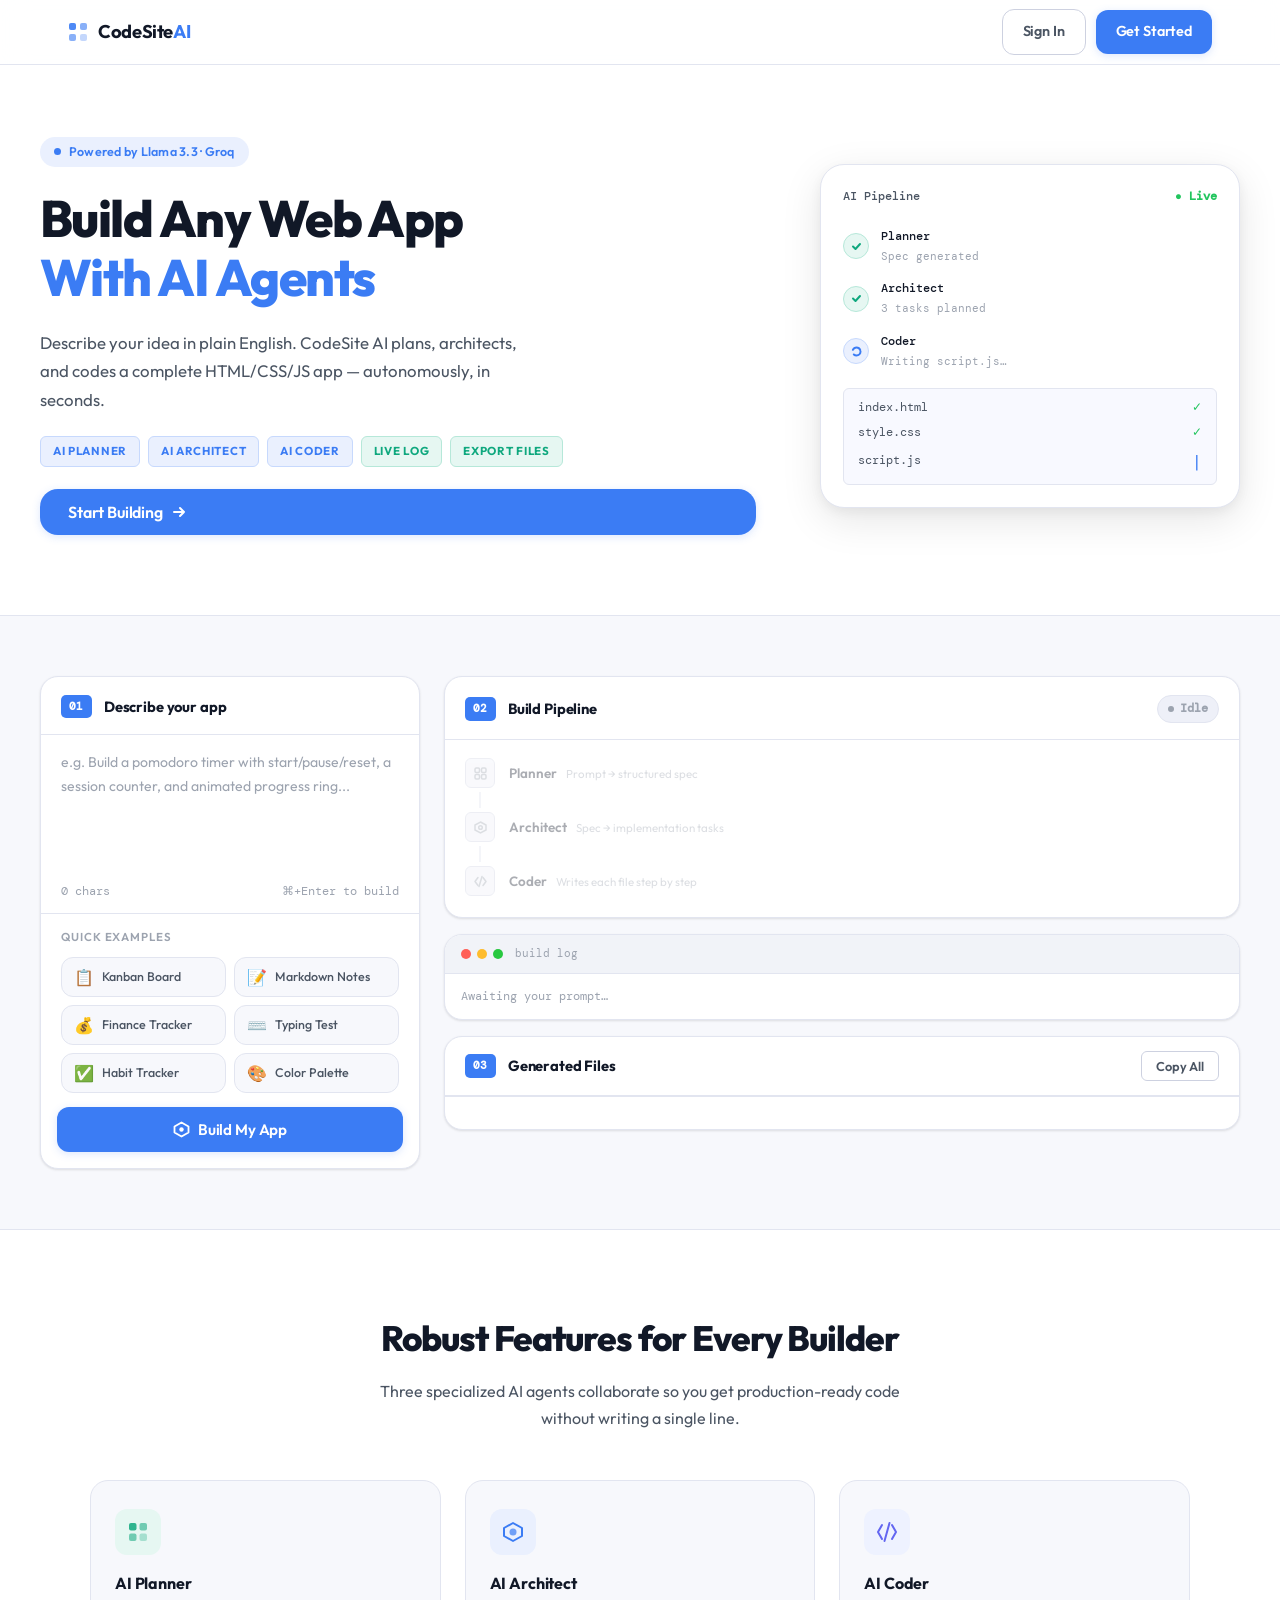
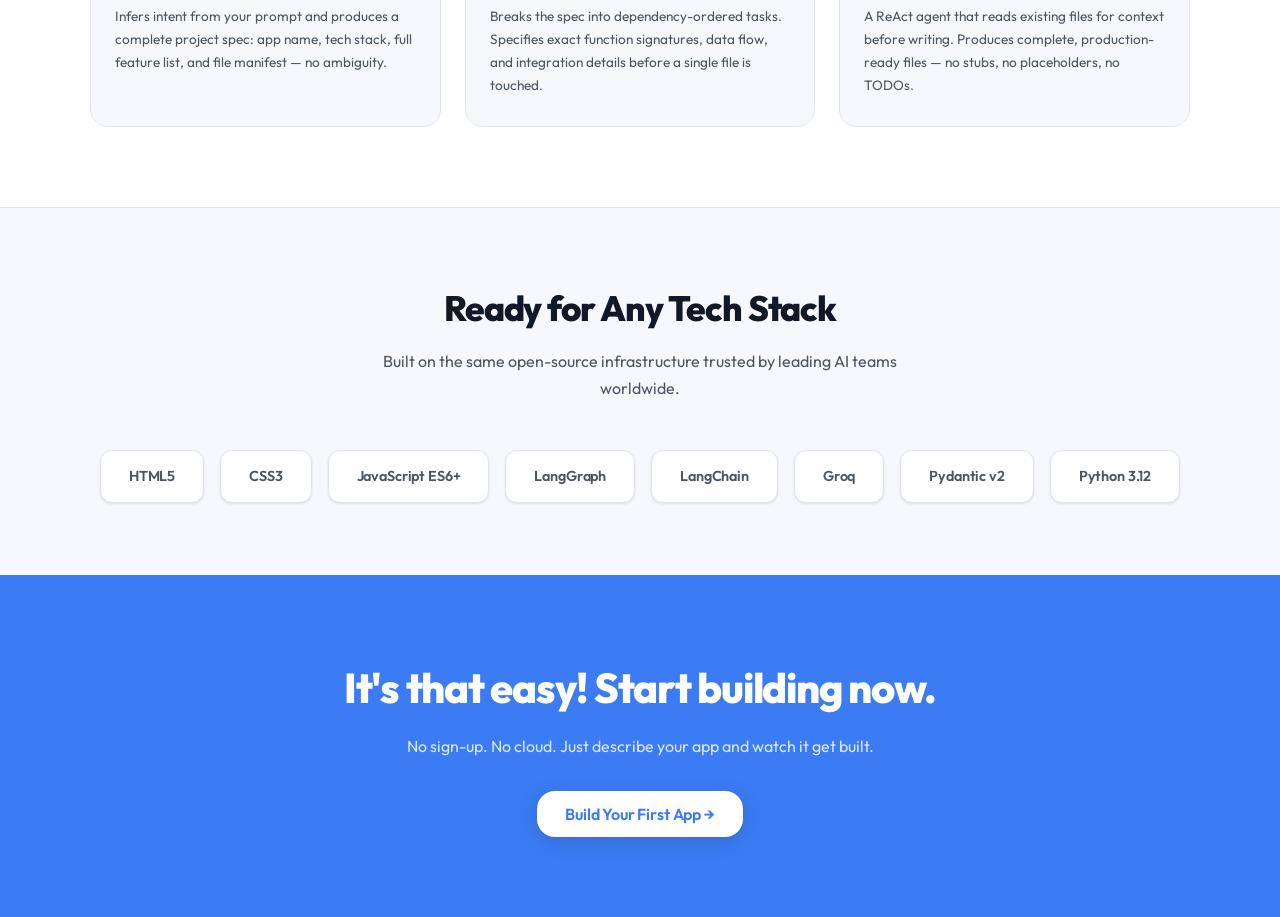
<file: frontend/index.html>
<!DOCTYPE html>
<html lang="en">
<head>
  <meta charset="UTF-8" />
  <meta name="viewport" content="width=device-width, initial-scale=1.0" />
  <title>CodeSite AI — Build Apps with AI</title>
  <link rel="preconnect" href="https://fonts.googleapis.com" />
  <link rel="preconnect" href="https://fonts.gstatic.com" crossorigin />
  <link href="https://fonts.googleapis.com/css2?family=Outfit:wght@300;400;500;600;700;800&family=DM+Mono:wght@400;500&display=swap" rel="stylesheet" />
  <link rel="stylesheet" href="styles.css" />
</head>
<body>

  <!-- ── NAV ────────────────────────────────────────────── -->
  <nav class="nav" role="navigation" aria-label="Main navigation">
    <div class="nav-inner">
      <a class="nav-logo" href="#" aria-label="CodeSite AI home">
        <div class="nav-logo-icon" aria-hidden="true">
          <svg width="20" height="20" viewBox="0 0 20 20" fill="none">
            <rect x="1" y="1" width="7" height="7" rx="2" fill="currentColor" opacity="0.9"/>
            <rect x="12" y="1" width="7" height="7" rx="2" fill="currentColor" opacity="0.6"/>
            <rect x="1" y="12" width="7" height="7" rx="2" fill="currentColor" opacity="0.6"/>
            <rect x="12" y="12" width="7" height="7" rx="2" fill="currentColor" opacity="0.3"/>
          </svg>
        </div>
        <span class="nav-logo-text">CodeSite<strong>AI</strong></span>
      </a>
      <div class="nav-actions">
        <a class="btn btn-ghost" href="#">Sign In</a>
        <a class="btn btn-primary" href="#">Get Started</a>
      </div>
    </div>
  </nav>

  <!-- ── HERO ───────────────────────────────────────────── -->
  <section class="hero" aria-label="Hero">
    <div class="hero-inner">
      <div class="hero-content">
        <div class="hero-badge">
          <span class="badge-dot" aria-hidden="true"></span>
          Powered by Llama 3.3 · Groq
        </div>
        <h1 class="hero-title">
          Build Any Web App<br/>
          <span class="hero-title-accent">With AI Agents</span>
        </h1>
        <p class="hero-subtitle">
          Describe your idea in plain English. CodeSite AI plans, architects, and codes
          a complete HTML/CSS/JS app — autonomously, in seconds.
        </p>
        <div class="hero-tags" role="list" aria-label="Features">
          <span class="tag" role="listitem">AI PLANNER</span>
          <span class="tag" role="listitem">AI ARCHITECT</span>
          <span class="tag" role="listitem">AI CODER</span>
          <span class="tag tag-alt" role="listitem">LIVE LOG</span>
          <span class="tag tag-alt" role="listitem">EXPORT FILES</span>
        </div>
        <button class="btn btn-primary btn-hero" id="heroCtaBtn">
          Start Building
          <svg width="16" height="16" viewBox="0 0 16 16" fill="none" aria-hidden="true">
            <path d="M3 8h10M9 4l4 4-4 4" stroke="currentColor" stroke-width="2" stroke-linecap="round" stroke-linejoin="round"/>
          </svg>
        </button>
      </div>

      <!-- Pipeline Visual (decorative) -->
      <div class="hero-visual" aria-hidden="true">
        <div class="pipeline-card">
          <div class="pipeline-card-header">
            <span class="pipeline-card-label">AI Pipeline</span>
            <span class="pipeline-card-status">● Live</span>
          </div>
          <div class="pipeline-steps">
            <div class="pipeline-step done">
              <div class="step-icon"><svg width="11" height="11" viewBox="0 0 11 11" fill="none"><polyline points="2,5.5 4.5,8 9,3" stroke="currentColor" stroke-width="2" stroke-linecap="round" stroke-linejoin="round"/></svg></div>
              <div class="step-info"><div class="step-name">Planner</div><div class="step-detail">Spec generated</div></div>
            </div>
            <div class="pipeline-step done">
              <div class="step-icon"><svg width="11" height="11" viewBox="0 0 11 11" fill="none"><polyline points="2,5.5 4.5,8 9,3" stroke="currentColor" stroke-width="2" stroke-linecap="round" stroke-linejoin="round"/></svg></div>
              <div class="step-info"><div class="step-name">Architect</div><div class="step-detail">3 tasks planned</div></div>
            </div>
            <div class="pipeline-step active">
              <div class="step-icon spin"><svg width="11" height="11" viewBox="0 0 11 11" fill="none"><circle cx="5.5" cy="5.5" r="4" stroke="currentColor" stroke-width="2" stroke-dasharray="9 5" stroke-linecap="round"/></svg></div>
              <div class="step-info"><div class="step-name">Coder</div><div class="step-detail">Writing script.js…</div></div>
            </div>
          </div>
          <div class="pipeline-output">
            <div class="output-row"><span class="out-file">index.html</span><span class="out-check">✓</span></div>
            <div class="output-row"><span class="out-file">style.css</span><span class="out-check">✓</span></div>
            <div class="output-row typing-row"><span class="out-file">script.js</span><span class="out-cursor">|</span></div>
          </div>
        </div>
      </div>
    </div>
  </section>

  <!-- ── APP BUILDER ────────────────────────────────────── -->
  <section class="app-section" id="appSection" aria-label="App builder">
    <div class="app-inner">

      <!-- Left: Input -->
      <aside class="app-left">
        <div class="card input-card">
          <div class="card-header">
            <div class="step-badge">01</div>
            <h2 class="card-title">Describe your app</h2>
          </div>

          <textarea
            id="promptInput"
            class="prompt-textarea"
            placeholder="e.g. Build a pomodoro timer with start/pause/reset, a session counter, and animated progress ring..."
            rows="5"
            aria-label="App description"
            spellcheck="false"
          ></textarea>
          <div class="input-footer">
            <span class="char-count"><span id="charCount">0</span> chars</span>
            <span class="shortcut-hint">⌘+Enter to build</span>
          </div>

          <div class="examples-wrap">
            <p class="examples-label">Quick examples</p>
            <div class="examples-grid" role="list">
              <button class="example-btn" role="listitem" data-prompt="Build a Kanban board with three columns (To Do, In Progress, Done), drag-and-drop cards, color labels, and localStorage persistence.">
                <span class="ex-icon">📋</span><span class="ex-name">Kanban Board</span>
              </button>
              <button class="example-btn" role="listitem" data-prompt="Create a markdown notes app with live preview, auto-save to localStorage, and a sidebar file list.">
                <span class="ex-icon">📝</span><span class="ex-name">Markdown Notes</span>
              </button>
              <button class="example-btn" role="listitem" data-prompt="Build a personal finance tracker with income/expense entries, categories, running balance, and a bar chart summary.">
                <span class="ex-icon">💰</span><span class="ex-name">Finance Tracker</span>
              </button>
              <button class="example-btn" role="listitem" data-prompt="Make a typing speed test with a random passage, live WPM counter, accuracy percentage, and a results screen.">
                <span class="ex-icon">⌨️</span><span class="ex-name">Typing Test</span>
              </button>
              <button class="example-btn" role="listitem" data-prompt="Build a habit tracker with daily checkboxes, a 7-day streak heatmap, and motivational progress messages.">
                <span class="ex-icon">✅</span><span class="ex-name">Habit Tracker</span>
              </button>
              <button class="example-btn" role="listitem" data-prompt="Create a colour palette generator that produces harmonious palettes from a seed colour and lets users copy hex codes.">
                <span class="ex-icon">🎨</span><span class="ex-name">Color Palette</span>
              </button>
            </div>
          </div>

          <button class="btn btn-primary btn-build" id="buildBtn" aria-label="Build app">
            <svg width="17" height="17" viewBox="0 0 17 17" fill="none" aria-hidden="true">
              <path d="M8.5 1.5L15.5 5.5V11.5L8.5 15.5L1.5 11.5V5.5L8.5 1.5Z" stroke="currentColor" stroke-width="1.8" stroke-linejoin="round"/>
              <circle cx="8.5" cy="8.5" r="2.2" fill="currentColor"/>
            </svg>
            Build My App
          </button>
        </div>
      </aside>

      <!-- Right: Output -->
      <div class="app-right">

        <!-- Pipeline tracker -->
        <div class="card">
          <div class="card-header">
            <div class="step-badge">02</div>
            <h2 class="card-title">Build Pipeline</h2>
            <div class="status-pill" id="statusPill">
              <span class="status-dot-sm" id="statusDot"></span>
              <span id="statusLabel">Idle</span>
            </div>
          </div>
          <div class="tracker-stages" role="list">
            <div class="tracker-stage" id="stagePlanner" role="listitem">
              <div class="tsi">
                <div class="ts-icon"><svg width="13" height="13" viewBox="0 0 13 13" fill="none"><rect x="1" y="1" width="4.5" height="4.5" rx="1.2" stroke="currentColor" stroke-width="1.5"/><rect x="7.5" y="1" width="4.5" height="4.5" rx="1.2" stroke="currentColor" stroke-width="1.5"/><rect x="1" y="7.5" width="4.5" height="4.5" rx="1.2" stroke="currentColor" stroke-width="1.5"/><rect x="7.5" y="7.5" width="4.5" height="4.5" rx="1.2" stroke="currentColor" stroke-width="1.5"/></svg></div>
                <div class="ts-line"></div>
              </div>
              <div class="ts-body">
                <div class="ts-title">Planner <span class="ts-sub">Prompt → structured spec</span></div>
                <div class="ts-output" id="plannerOutput" aria-live="polite"></div>
              </div>
            </div>
            <div class="tracker-stage" id="stageArchitect" role="listitem">
              <div class="tsi">
                <div class="ts-icon"><svg width="13" height="13" viewBox="0 0 13 13" fill="none"><path d="M6.5 1L12 4V9L6.5 12L1 9V4L6.5 1Z" stroke="currentColor" stroke-width="1.5"/><circle cx="6.5" cy="6.5" r="1.8" stroke="currentColor" stroke-width="1.5"/></svg></div>
                <div class="ts-line"></div>
              </div>
              <div class="ts-body">
                <div class="ts-title">Architect <span class="ts-sub">Spec → implementation tasks</span></div>
                <div class="ts-output" id="architectOutput" aria-live="polite"></div>
              </div>
            </div>
            <div class="tracker-stage" id="stageCoder" role="listitem">
              <div class="tsi">
                <div class="ts-icon"><svg width="13" height="13" viewBox="0 0 13 13" fill="none"><polyline points="4,2.5 1,6.5 4,10.5" stroke="currentColor" stroke-width="1.5" stroke-linecap="round" stroke-linejoin="round"/><polyline points="9,2.5 12,6.5 9,10.5" stroke="currentColor" stroke-width="1.5" stroke-linecap="round" stroke-linejoin="round"/><line x1="8" y1="1.5" x2="5" y2="11.5" stroke="currentColor" stroke-width="1.5" stroke-linecap="round"/></svg></div>
              </div>
              <div class="ts-body">
                <div class="ts-title">Coder <span class="ts-sub">Writes each file step by step</span></div>
                <div class="ts-output" id="coderOutput" aria-live="polite"></div>
              </div>
            </div>
          </div>
        </div>

        <!-- Log terminal -->
        <div class="card log-card">
          <div class="log-chrome">
            <span class="log-dot r"></span><span class="log-dot y"></span><span class="log-dot g"></span>
            <span class="log-label">build log</span>
          </div>
          <div class="log-body" id="terminalBody" role="log" aria-live="polite" aria-atomic="false">
            <div class="log-placeholder">Awaiting your prompt…</div>
          </div>
        </div>

        <!-- Generated files -->
        <div class="card files-card" id="resultSection" hidden>
          <div class="files-top">
            <div class="card-header" style="padding:0;border:none;">
              <div class="step-badge">03</div>
              <h2 class="card-title">Generated Files</h2>
            </div>
            <button class="btn btn-ghost btn-sm" id="copyAllBtn">Copy All</button>
          </div>
          <div class="file-tabs" id="fileTabs" role="tablist"></div>
          <div class="file-viewer" role="tabpanel">
            <pre class="file-code" id="fileCode"></pre>
          </div>
        </div>

      </div>
    </div>
  </section>

  <!-- ── FEATURES ───────────────────────────────────────── -->
  <section class="features-section" aria-label="Features">
    <div class="section-inner">
      <h2 class="section-title">Robust Features for Every Builder</h2>
      <p class="section-subtitle">Three specialized AI agents collaborate so you get production-ready code without writing a single line.</p>
      <div class="features-grid" role="list">
        <div class="feature-card" role="listitem">
          <div class="feature-icon-wrap teal" aria-hidden="true">
            <svg width="22" height="22" viewBox="0 0 22 22" fill="none"><rect x="2" y="2" width="7.5" height="7.5" rx="2" fill="currentColor" opacity="0.85"/><rect x="12.5" y="2" width="7.5" height="7.5" rx="2" fill="currentColor" opacity="0.55"/><rect x="2" y="12.5" width="7.5" height="7.5" rx="2" fill="currentColor" opacity="0.55"/><rect x="12.5" y="12.5" width="7.5" height="7.5" rx="2" fill="currentColor" opacity="0.3"/></svg>
          </div>
          <h3 class="feature-title">AI Planner</h3>
          <p class="feature-desc">Infers intent from your prompt and produces a complete project spec: app name, tech stack, full feature list, and file manifest — no ambiguity.</p>
        </div>
        <div class="feature-card" role="listitem">
          <div class="feature-icon-wrap blue" aria-hidden="true">
            <svg width="22" height="22" viewBox="0 0 22 22" fill="none"><path d="M11 2L20 7V15L11 20L2 15V7L11 2Z" stroke="currentColor" stroke-width="2" stroke-linejoin="round"/><circle cx="11" cy="11" r="3.5" fill="currentColor" opacity="0.7"/></svg>
          </div>
          <h3 class="feature-title">AI Architect</h3>
          <p class="feature-desc">Breaks the spec into dependency-ordered tasks. Specifies exact function signatures, data flow, and integration details before a single file is touched.</p>
        </div>
        <div class="feature-card" role="listitem">
          <div class="feature-icon-wrap indigo" aria-hidden="true">
            <svg width="22" height="22" viewBox="0 0 22 22" fill="none"><polyline points="6,4 2,11 6,18" stroke="currentColor" stroke-width="2" stroke-linecap="round" stroke-linejoin="round"/><polyline points="16,4 20,11 16,18" stroke="currentColor" stroke-width="2" stroke-linecap="round" stroke-linejoin="round"/><line x1="13.5" y1="2" x2="8.5" y2="20" stroke="currentColor" stroke-width="2" stroke-linecap="round"/></svg>
          </div>
          <h3 class="feature-title">AI Coder</h3>
          <p class="feature-desc">A ReAct agent that reads existing files for context before writing. Produces complete, production-ready files — no stubs, no placeholders, no TODOs.</p>
        </div>
      </div>
    </div>
  </section>

  <!-- ── TRUSTED TECH ────────────────────────────────────── -->
  <section class="trusted-section" aria-label="Technology stack">
    <div class="section-inner">
      <h2 class="section-title">Ready for Any Tech Stack</h2>
      <p class="section-subtitle">Built on the same open-source infrastructure trusted by leading AI teams worldwide.</p>
      <div class="trusted-grid" role="list">
        <div class="trusted-item" role="listitem">HTML5</div>
        <div class="trusted-item" role="listitem">CSS3</div>
        <div class="trusted-item" role="listitem">JavaScript ES6+</div>
        <div class="trusted-item" role="listitem">LangGraph</div>
        <div class="trusted-item" role="listitem">LangChain</div>
        <div class="trusted-item" role="listitem">Groq</div>
        <div class="trusted-item" role="listitem">Pydantic v2</div>
        <div class="trusted-item" role="listitem">Python 3.12</div>
      </div>
    </div>
  </section>

  <!-- ── CTA ────────────────────────────────────────────── -->
  <section class="cta-section" aria-label="Call to action">
    <div class="section-inner cta-inner">
      <h2 class="cta-title">It's that easy! Start building now.</h2>
      <p class="cta-sub">No sign-up. No cloud. Just describe your app and watch it get built.</p>
      <button class="btn btn-primary btn-hero" id="footerCtaBtn">Build Your First App →</button>
    </div>
  </section>

  <script src="app.js"></script>
</body>
</html>
</file>
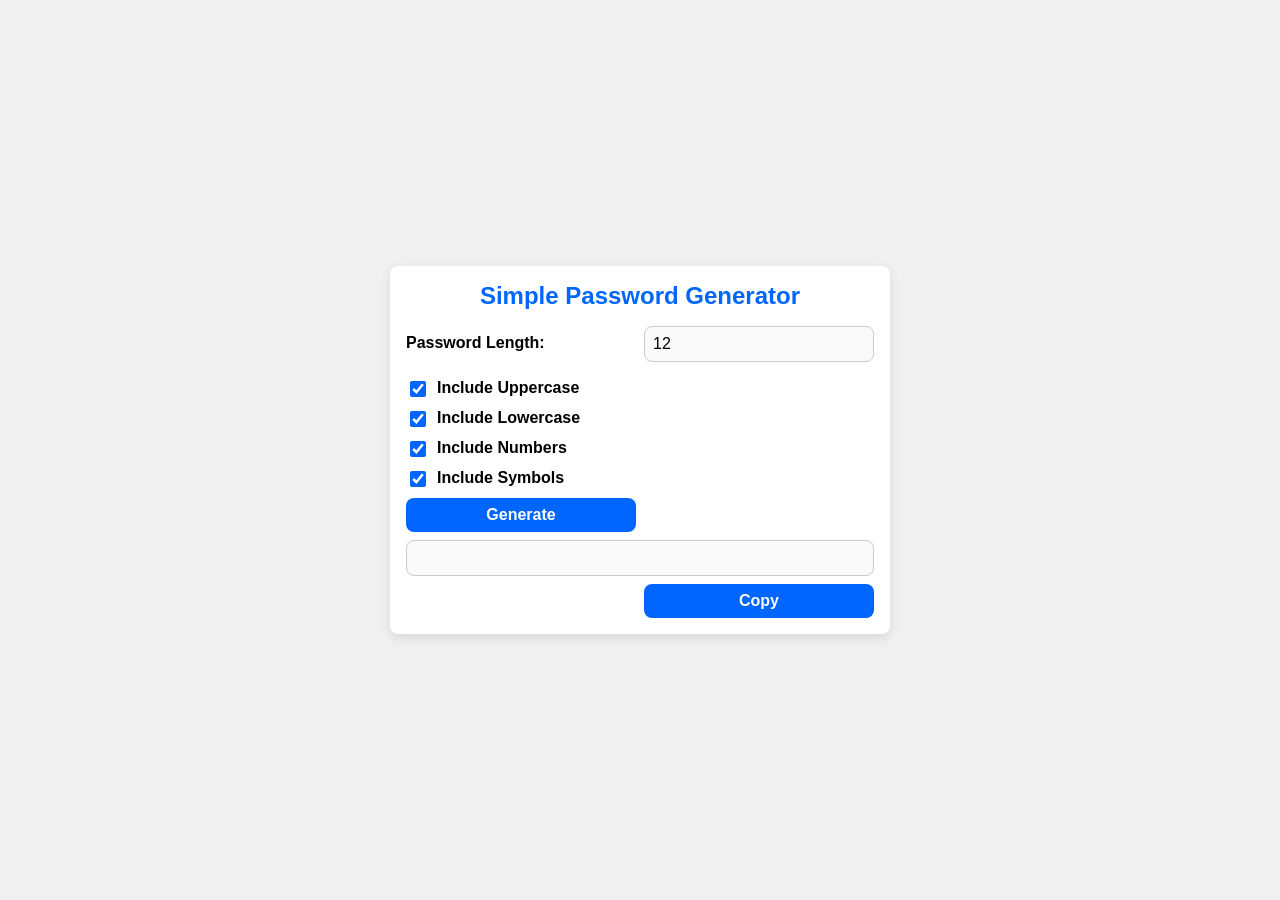
<file: generated_project/index.html>
<!DOCTYPE html>
<html lang="en">
<head>
    <meta charset="UTF-8">
    <meta name="viewport" content="width=device-width, initial-scale=1.0">
    <title>Simple Password Generator</title>
    <link rel="stylesheet" href="style.css">
</head>
<body>
    <div id="app">
        <h1>Simple Password Generator</h1>
        <label for="length">Password Length:</label>
        <input type="number" id="length" min="8" max="32" value="12">
        <div class="criteria">
            <input type="checkbox" id="includeUpper" checked>
            <label for="includeUpper">Include Uppercase</label>
        </div>
        <div class="criteria">
            <input type="checkbox" id="includeLower" checked>
            <label for="includeLower">Include Lowercase</label>
        </div>
        <div class="criteria">
            <input type="checkbox" id="includeNumbers" checked>
            <label for="includeNumbers">Include Numbers</label>
        </div>
        <div class="criteria">
            <input type="checkbox" id="includeSymbols" checked>
            <label for="includeSymbols">Include Symbols</label>
        </div>
        <button id="generateBtn">Generate</button>
        <input type="text" id="passwordOutput" readonly>
        <button id="copyBtn">Copy</button>
    </div>
    <script src="script.js"></script>
</body>
</html>
</file>
<file: frontend/styles.css>
/* ============================================================
   CodeSite AI — styles.css
   Theme: Clean light SaaS (inspired by InterviewAI screenshots)
   Fonts: Outfit (display) + DM Mono (code)
   ============================================================ */

/* ── Variables ─────────────────────────────────────────────── */
:root {
  /* Colours */
  --white:        #ffffff;
  --bg:           #f7f8fc;
  --bg-alt:       #eef0f8;
  --surface:      #ffffff;
  --border:       #e2e5f0;
  --border-dark:  #cdd1e0;

  --primary:      #3b7cf4;        /* InterviewAI-style blue */
  --primary-dark: #2860d4;
  --primary-light:#eaf0fe;
  --primary-glow: rgba(59, 124, 244, 0.18);

  --teal:         #0fa87e;
  --teal-light:   #e6f7f2;
  --blue:         #3b7cf4;
  --blue-light:   #eaf0fe;
  --indigo:       #6366f1;
  --indigo-light: #eef2ff;

  --success:      #22c55e;
  --warn:         #f59e0b;
  --error:        #ef4444;

  --text-primary:   #111827;
  --text-secondary: #4b5563;
  --text-muted:     #9ca3af;
  --text-inv:       #ffffff;

  /* Typography */
  --font-body:  'Outfit', sans-serif;
  --font-mono:  'DM Mono', monospace;

  /* Spacing / Shape */
  --radius-sm:  6px;
  --radius-md:  12px;
  --radius-lg:  18px;
  --radius-xl:  24px;

  /* Shadow */
  --shadow-sm:  0 1px 3px rgba(0,0,0,0.08), 0 1px 2px rgba(0,0,0,0.04);
  --shadow-md:  0 4px 16px rgba(0,0,0,0.08), 0 2px 6px rgba(0,0,0,0.04);
  --shadow-lg:  0 12px 40px rgba(0,0,0,0.10), 0 4px 12px rgba(0,0,0,0.05);

  --transition: 0.18s ease;
}

/* ── Reset ─────────────────────────────────────────────────── */
*, *::before, *::after { box-sizing: border-box; margin: 0; padding: 0; }
html { font-size: 16px; scroll-behavior: smooth; }
body {
  background: var(--bg);
  color: var(--text-primary);
  font-family: var(--font-body);
  line-height: 1.6;
  min-height: 100vh;
  -webkit-font-smoothing: antialiased;
}
a { text-decoration: none; color: inherit; }
button { font-family: inherit; cursor: pointer; }

/* ── Buttons ─────────────────────────────────────────────── */
.btn {
  display: inline-flex;
  align-items: center;
  gap: 8px;
  padding: 10px 20px;
  border-radius: var(--radius-md);
  font-size: 0.9rem;
  font-weight: 600;
  border: none;
  transition: background var(--transition), color var(--transition),
              box-shadow var(--transition), transform var(--transition);
  white-space: nowrap;
  letter-spacing: -0.01em;
}
.btn-primary {
  background: var(--primary);
  color: var(--text-inv);
  box-shadow: 0 2px 8px var(--primary-glow);
}
.btn-primary:hover {
  background: var(--primary-dark);
  transform: translateY(-1px);
  box-shadow: 0 6px 20px var(--primary-glow);
}
.btn-primary:active { transform: none; }
.btn-primary:disabled { opacity: 0.45; cursor: not-allowed; transform: none; box-shadow: none; }

.btn-ghost {
  background: transparent;
  color: var(--text-secondary);
  border: 1.5px solid var(--border-dark);
}
.btn-ghost:hover { background: var(--bg-alt); color: var(--text-primary); border-color: var(--border-dark); }

.btn-hero {
  padding: 13px 28px;
  font-size: 1rem;
  border-radius: var(--radius-lg);
}

.btn-sm { padding: 6px 14px; font-size: 0.8rem; border-radius: var(--radius-sm); }

/* ── Nav ─────────────────────────────────────────────────── */
.nav {
  position: sticky;
  top: 0;
  z-index: 100;
  background: rgba(255, 255, 255, 0.9);
  backdrop-filter: blur(14px);
  border-bottom: 1px solid var(--border);
}
.nav-inner {
  max-width: 1200px;
  margin: 0 auto;
  padding: 0 28px;
  height: 64px;
  display: flex;
  align-items: center;
  justify-content: space-between;
}
.nav-logo {
  display: flex;
  align-items: center;
  gap: 10px;
  font-size: 1.15rem;
  font-weight: 700;
  letter-spacing: -0.02em;
  color: var(--text-primary);
}
.nav-logo-icon { color: var(--primary); display: flex; }
.nav-logo-text strong { color: var(--primary); }
.nav-actions { display: flex; align-items: center; gap: 10px; }

/* ── Hero ─────────────────────────────────────────────────── */
.hero {
  background: var(--white);
  border-bottom: 1px solid var(--border);
  padding: 72px 28px 80px;
  overflow: hidden;
}
.hero-inner {
  max-width: 1200px;
  margin: 0 auto;
  display: grid;
  grid-template-columns: 1fr 420px;
  gap: 64px;
  align-items: center;
}
.hero-content { display: flex; flex-direction: column; gap: 22px; }

.hero-badge {
  display: inline-flex;
  align-items: center;
  gap: 8px;
  background: var(--primary-light);
  color: var(--primary);
  font-size: 0.78rem;
  font-weight: 600;
  padding: 5px 14px;
  border-radius: 99px;
  letter-spacing: 0.02em;
  width: fit-content;
}
.badge-dot {
  width: 7px; height: 7px; border-radius: 50%;
  background: var(--primary);
  animation: pulse 2s ease-in-out infinite;
}
@keyframes pulse { 0%,100%{opacity:1} 50%{opacity:0.4} }

.hero-title {
  font-size: clamp(2.2rem, 4vw, 3.2rem);
  font-weight: 800;
  line-height: 1.15;
  letter-spacing: -0.03em;
  color: var(--text-primary);
}
.hero-title-accent { color: var(--primary); }

.hero-subtitle {
  font-size: 1.05rem;
  color: var(--text-secondary);
  max-width: 480px;
  line-height: 1.7;
}

.hero-tags {
  display: flex;
  flex-wrap: wrap;
  gap: 8px;
}
.tag {
  padding: 5px 12px;
  border-radius: 6px;
  font-size: 0.72rem;
  font-weight: 700;
  letter-spacing: 0.06em;
  background: var(--primary-light);
  color: var(--primary);
  border: 1.5px solid #c7d9fd;
}
.tag-alt {
  background: var(--teal-light);
  color: var(--teal);
  border-color: #b6e8d9;
}

/* Pipeline visual card */
.hero-visual { position: relative; }

.pipeline-card {
  background: var(--white);
  border: 1.5px solid var(--border);
  border-radius: var(--radius-xl);
  box-shadow: var(--shadow-lg);
  padding: 22px;
  font-family: var(--font-mono);
}
.pipeline-card-header {
  display: flex;
  justify-content: space-between;
  align-items: center;
  margin-bottom: 20px;
}
.pipeline-card-label { font-size: 0.78rem; font-weight: 500; color: var(--text-secondary); }
.pipeline-card-status { font-size: 0.72rem; color: var(--success); font-weight: 600; }

.pipeline-steps { display: flex; flex-direction: column; gap: 14px; margin-bottom: 18px; }
.pipeline-step { display: flex; align-items: center; gap: 12px; }
.step-icon {
  width: 26px; height: 26px; border-radius: 50%;
  display: flex; align-items: center; justify-content: center;
  flex-shrink: 0; font-size: 0.7rem;
  background: var(--bg-alt); color: var(--text-muted);
  border: 1.5px solid var(--border);
}
.pipeline-step.done .step-icon  { background: var(--teal-light); color: var(--teal); border-color: #b6e8d9; }
.pipeline-step.active .step-icon { background: var(--primary-light); color: var(--primary); border-color: #c7d9fd; }
.step-name { font-size: 0.78rem; font-weight: 500; color: var(--text-primary); }
.step-detail { font-size: 0.68rem; color: var(--text-muted); margin-top: 1px; }

.pipeline-output {
  background: #f8f9ff;
  border: 1px solid var(--border);
  border-radius: var(--radius-sm);
  padding: 10px 14px;
  display: flex; flex-direction: column; gap: 6px;
}
.output-row { display: flex; justify-content: space-between; align-items: center; }
.out-file { font-size: 0.72rem; color: var(--text-secondary); }
.out-check { font-size: 0.72rem; color: var(--success); }
.out-cursor {
  color: var(--primary);
  animation: blink 1s step-end infinite;
}
@keyframes blink { 0%,100%{opacity:1} 50%{opacity:0} }

.spin { animation: spin 1s linear infinite; }
@keyframes spin { to { transform: rotate(360deg); } }

/* ── App Section ─────────────────────────────────────────── */
.app-section { padding: 60px 28px; }
.app-inner {
  max-width: 1200px;
  margin: 0 auto;
  display: grid;
  grid-template-columns: 380px 1fr;
  gap: 24px;
  align-items: start;
}

/* ── Cards ───────────────────────────────────────────────── */
.card {
  background: var(--surface);
  border: 1.5px solid var(--border);
  border-radius: var(--radius-lg);
  box-shadow: var(--shadow-sm);
  overflow: hidden;
}
.card-header {
  display: flex;
  align-items: center;
  gap: 12px;
  padding: 18px 20px 16px;
  border-bottom: 1px solid var(--border);
}
.card-title {
  font-size: 0.92rem;
  font-weight: 700;
  letter-spacing: -0.01em;
  color: var(--text-primary);
  flex: 1;
}
.step-badge {
  background: var(--primary);
  color: var(--text-inv);
  font-size: 0.68rem;
  font-weight: 700;
  padding: 3px 8px;
  border-radius: 5px;
  letter-spacing: 0.04em;
  font-family: var(--font-mono);
  flex-shrink: 0;
}

/* ── Input Card ──────────────────────────────────────────── */
.input-card { display: flex; flex-direction: column; }

.prompt-textarea {
  width: 100%;
  border: none;
  outline: none;
  resize: none;
  font-family: var(--font-body);
  font-size: 0.88rem;
  color: var(--text-primary);
  line-height: 1.7;
  padding: 16px 20px 8px;
  background: transparent;
}
.prompt-textarea::placeholder { color: var(--text-muted); }

.input-footer {
  display: flex;
  justify-content: space-between;
  padding: 4px 20px 12px;
  font-size: 0.72rem;
  color: var(--text-muted);
  font-family: var(--font-mono);
  border-bottom: 1px solid var(--border);
}

.examples-wrap { padding: 14px 20px; }
.examples-label {
  font-size: 0.72rem;
  font-weight: 600;
  color: var(--text-muted);
  text-transform: uppercase;
  letter-spacing: 0.08em;
  margin-bottom: 10px;
}
.examples-grid {
  display: grid;
  grid-template-columns: 1fr 1fr;
  gap: 8px;
}
.example-btn {
  display: flex;
  align-items: center;
  gap: 8px;
  padding: 9px 12px;
  background: var(--bg);
  border: 1.5px solid var(--border);
  border-radius: var(--radius-md);
  font-size: 0.78rem;
  font-weight: 500;
  color: var(--text-secondary);
  text-align: left;
  transition: border-color var(--transition), background var(--transition), color var(--transition);
}
.example-btn:hover { border-color: var(--primary); background: var(--primary-light); color: var(--primary); }
.ex-icon { font-size: 1rem; flex-shrink: 0; }
.ex-name { line-height: 1.3; }

.btn-build {
  margin: 0 16px 16px;
  width: calc(100% - 32px);
  justify-content: center;
  padding: 13px;
  border-radius: var(--radius-md);
  font-size: 0.95rem;
}

/* ── Status Pill ─────────────────────────────────────────── */
.status-pill {
  display: flex;
  align-items: center;
  gap: 6px;
  font-size: 0.72rem;
  font-weight: 600;
  font-family: var(--font-mono);
  color: var(--text-muted);
  background: var(--bg-alt);
  padding: 4px 10px;
  border-radius: 99px;
  border: 1px solid var(--border);
}
.status-dot-sm {
  width: 6px; height: 6px; border-radius: 50%;
  background: var(--text-muted);
  transition: background var(--transition), box-shadow var(--transition);
}
.status-dot-sm.running { background: var(--primary); box-shadow: 0 0 6px var(--primary); animation: pulse 1s ease-in-out infinite; }
.status-dot-sm.done    { background: var(--success); }
.status-dot-sm.error   { background: var(--error); }

/* ── Tracker Stages ──────────────────────────────────────── */
.tracker-stages { padding: 18px 20px; display: flex; flex-direction: column; gap: 0; }
.tracker-stage {
  display: flex;
  gap: 14px;
  opacity: 0.35;
  transition: opacity var(--transition);
}
.tracker-stage.active { opacity: 1; }
.tracker-stage.done   { opacity: 0.7; }
.tracker-stage.error  { opacity: 1; }

.tsi { display: flex; flex-direction: column; align-items: center; flex-shrink: 0; }
.ts-icon {
  width: 30px; height: 30px; border-radius: var(--radius-sm);
  border: 1.5px solid var(--border-dark);
  display: flex; align-items: center; justify-content: center;
  color: var(--text-muted);
  background: var(--bg-alt);
  transition: all var(--transition);
}
.tracker-stage.active .ts-icon { border-color: var(--primary); color: var(--primary); background: var(--primary-light); box-shadow: 0 0 0 3px rgba(59,124,244,0.1); }
.tracker-stage.done .ts-icon   { border-color: var(--teal); color: var(--teal); background: var(--teal-light); }
.tracker-stage.error .ts-icon  { border-color: var(--error); color: var(--error); background: #fff0f0; }

.ts-line { width: 1.5px; flex: 1; min-height: 16px; background: var(--border); margin: 4px 0; }
.tracker-stage.done .ts-line { background: var(--teal); }

.ts-body { padding-bottom: 18px; flex: 1; min-width: 0; }
.tracker-stage:last-child .ts-body { padding-bottom: 0; }
.ts-title { font-size: 0.84rem; font-weight: 600; color: var(--text-primary); margin-top: 5px; }
.ts-sub { font-size: 0.72rem; font-weight: 400; color: var(--text-muted); margin-left: 6px; }
.ts-output {
  margin-top: 6px;
  font-family: var(--font-mono);
  font-size: 0.7rem;
  color: var(--primary);
  line-height: 1.7;
  white-space: pre-wrap;
  word-break: break-word;
  max-height: 90px;
  overflow-y: auto;
}
.tracker-stage.error .ts-output { color: var(--error); }

/* ── Log Card ────────────────────────────────────────────── */
.log-card { margin-top: 16px; display: flex; flex-direction: column; max-height: 220px; }
.log-chrome {
  display: flex;
  align-items: center;
  gap: 6px;
  padding: 10px 16px;
  background: #f1f3f8;
  border-bottom: 1px solid var(--border);
  flex-shrink: 0;
}
.log-dot { width: 10px; height: 10px; border-radius: 50%; }
.log-dot.r { background: #ff5f57; }
.log-dot.y { background: #febc2e; }
.log-dot.g { background: #28c840; }
.log-label { margin-left: 6px; font-family: var(--font-mono); font-size: 0.7rem; color: var(--text-muted); }

.log-body {
  flex: 1; overflow-y: auto; padding: 12px 16px;
  font-family: var(--font-mono); font-size: 0.74rem; line-height: 1.8;
  scrollbar-width: thin; scrollbar-color: var(--border) transparent;
}
.log-body::-webkit-scrollbar { width: 4px; }
.log-body::-webkit-scrollbar-thumb { background: var(--border-dark); border-radius: 2px; }
.log-placeholder { color: var(--text-muted); }
.log-line { display: flex; gap: 10px; }
.log-line .ts  { color: var(--text-muted); flex-shrink: 0; }
.log-line .msg { color: var(--text-secondary); }
.log-line .msg.accent { color: var(--primary); font-weight: 500; }
.log-line .msg.warn   { color: var(--warn); }
.log-line .msg.error  { color: var(--error); }

/* ── Files Card ──────────────────────────────────────────── */
.files-card { margin-top: 16px; display: flex; flex-direction: column; max-height: 340px; }
.files-top {
  display: flex; align-items: center; justify-content: space-between;
  padding: 14px 20px; border-bottom: 1px solid var(--border);
  flex-shrink: 0;
}
.file-tabs {
  display: flex; border-bottom: 1px solid var(--border);
  background: #f8f9fc; flex-shrink: 0; overflow-x: auto;
}
.file-tab {
  padding: 9px 18px; font-family: var(--font-mono); font-size: 0.73rem;
  color: var(--text-muted); background: transparent; border: none;
  border-bottom: 2px solid transparent; border-right: 1px solid var(--border);
  cursor: pointer; white-space: nowrap;
  transition: color var(--transition), border-color var(--transition), background var(--transition);
}
.file-tab:hover  { color: var(--text-secondary); background: var(--bg-alt); }
.file-tab.active { color: var(--primary); border-bottom-color: var(--primary); background: var(--white); font-weight: 500; }

.file-viewer { flex: 1; overflow-y: auto; scrollbar-width: thin; scrollbar-color: var(--border) transparent; }
.file-viewer::-webkit-scrollbar { width: 4px; }
.file-viewer::-webkit-scrollbar-thumb { background: var(--border-dark); }
.file-code {
  padding: 16px 20px; font-family: var(--font-mono); font-size: 0.73rem;
  line-height: 1.8; color: var(--text-secondary); white-space: pre;
  tab-size: 2; overflow-x: auto;
}

/* ── App Right layout ────────────────────────────────────── */
.app-right { display: flex; flex-direction: column; }

/* ── Features Section ────────────────────────────────────── */
.features-section { background: var(--white); border-top: 1px solid var(--border); padding: 80px 28px; }
.section-inner { max-width: 1100px; margin: 0 auto; }
.section-title {
  font-size: clamp(1.6rem, 3vw, 2.2rem);
  font-weight: 800;
  letter-spacing: -0.03em;
  text-align: center;
  color: var(--text-primary);
  margin-bottom: 12px;
}
.section-subtitle {
  text-align: center;
  color: var(--text-secondary);
  font-size: 1rem;
  max-width: 560px;
  margin: 0 auto 48px;
  line-height: 1.7;
}
.features-grid {
  display: grid;
  grid-template-columns: repeat(3, 1fr);
  gap: 24px;
}
.feature-card {
  background: var(--bg);
  border: 1.5px solid var(--border);
  border-radius: var(--radius-lg);
  padding: 28px 24px;
  transition: box-shadow var(--transition), border-color var(--transition), transform var(--transition);
}
.feature-card:hover { box-shadow: var(--shadow-md); border-color: var(--border-dark); transform: translateY(-2px); }

.feature-icon-wrap {
  width: 46px; height: 46px; border-radius: var(--radius-md);
  display: flex; align-items: center; justify-content: center;
  margin-bottom: 16px;
}
.feature-icon-wrap.teal   { background: var(--teal-light); color: var(--teal); }
.feature-icon-wrap.blue   { background: var(--blue-light); color: var(--blue); }
.feature-icon-wrap.indigo { background: var(--indigo-light); color: var(--indigo); }

.feature-title { font-size: 1rem; font-weight: 700; color: var(--text-primary); margin-bottom: 8px; letter-spacing: -0.01em; }
.feature-desc  { font-size: 0.85rem; color: var(--text-secondary); line-height: 1.7; }

/* ── Trusted Section ─────────────────────────────────────── */
.trusted-section { background: var(--bg); border-top: 1px solid var(--border); padding: 72px 28px; }
.trusted-grid {
  display: flex;
  flex-wrap: wrap;
  justify-content: center;
  gap: 16px;
  margin-top: 0;
}
.trusted-item {
  background: var(--white);
  border: 1.5px solid var(--border);
  border-radius: var(--radius-md);
  padding: 14px 28px;
  font-size: 0.9rem;
  font-weight: 600;
  color: var(--text-secondary);
  letter-spacing: -0.01em;
  box-shadow: var(--shadow-sm);
  transition: border-color var(--transition), color var(--transition), box-shadow var(--transition);
}
.trusted-item:hover { border-color: var(--primary); color: var(--primary); box-shadow: var(--shadow-md); }

/* ── CTA Section ─────────────────────────────────────────── */
.cta-section {
  background: var(--primary);
  padding: 80px 28px;
}
.cta-inner { text-align: center; }
.cta-title {
  font-size: clamp(1.8rem, 3.5vw, 2.6rem);
  font-weight: 800;
  color: var(--text-inv);
  letter-spacing: -0.03em;
  margin-bottom: 12px;
}
.cta-sub {
  color: rgba(255,255,255,0.82);
  font-size: 1rem;
  margin-bottom: 32px;
  line-height: 1.6;
}
.cta-section .btn-hero {
  background: var(--white);
  color: var(--primary);
  box-shadow: 0 4px 20px rgba(0,0,0,0.15);
}
.cta-section .btn-hero:hover { background: #f0f5ff; transform: translateY(-2px); box-shadow: 0 8px 30px rgba(0,0,0,0.2); }

/* ── Responsive ──────────────────────────────────────────── */
@media (max-width: 1024px) {
  .hero-inner  { grid-template-columns: 1fr; }
  .hero-visual { display: none; }
  .app-inner   { grid-template-columns: 1fr; }
  .features-grid { grid-template-columns: 1fr; gap: 16px; }
}
@media (max-width: 600px) {
  .hero { padding: 48px 20px 56px; }
  .features-section, .trusted-section, .cta-section { padding: 52px 20px; }
  .app-section { padding: 40px 20px; }
  .examples-grid { grid-template-columns: 1fr; }
  .nav-inner { padding: 0 16px; }
}

/* ── Reduced Motion ──────────────────────────────────────── */
@media (prefers-reduced-motion: reduce) {
  *, *::before, *::after { animation: none !important; transition: none !important; }
}
</file>
<file: generated_project/style.css>
/*
  Calculator Styles
  Provides a clean, responsive UI for the simple calculator.
*/

:root {
  /* Color palette */
  --color-bg: #f0f0f0;               /* Page background */
  --color-calculator-bg: #ffffff;    /* Calculator container */
  --color-display-bg: #eaeaea;       /* Display background */
  --color-display-text: #333333;     /* Display text */
  --color-button-bg: #fafafa;        /* Default button */
  --color-button-text: #333333;      /* Default button text */
  --color-operator-bg: #ff9500;      /* Operator buttons */
  --color-operator-text: #ffffff;    /* Operator text */
  --color-equals-bg: #34c759;        /* Equals button */
  --color-equals-text: #ffffff;      /* Equals text */
  --color-clear-bg: #ff3b30;         /* Clear button */
  --color-clear-text: #ffffff;       /* Clear text */
  --color-backspace-bg: #8e8e93;     /* Backspace button */
  --color-backspace-text: #ffffff;   /* Backspace text */

  /* Typography */
  --font-size-base: 1rem;            /* Base button font size */
  --font-size-display: 2rem;         /* Display font size */

  /* Layout */
  --spacing: 8px;                    /* General spacing / grid gap */
  --border-radius: 8px;              /* Rounded corners */

  /* Password Generator specific */
  --color-app-bg: #ffffff;           /* Light background for #app */
  --color-primary: #0066ff;          /* Primary accent colour */
  --color-primary-hover: #0052cc;    /* Darker on hover */
  --color-input-bg: #fafafa;         /* Background for inputs */
  --color-input-border: #cccccc;     /* Border colour for inputs */
  --color-output-bg: #f5f5f5;        /* Output field background */
  --color-output-border: #999999;    /* Output field border */
}

/* Global page styling */
body {
  margin: 0;
  padding: 0;
  min-height: 100vh;
  display: flex;
  justify-content: center;
  align-items: center;
  background-color: var(--color-bg);
  font-family: -apple-system, BlinkMacSystemFont, "Segoe UI", Roboto, Helvetica, Arial, sans-serif;
}

/* Calculator container */
#calculator {
  width: 100%;
  max-width: 320px;
  background-color: var(--color-calculator-bg);
  border-radius: var(--border-radius);
  box-shadow: 0 4px 12px rgba(0, 0, 0, 0.1);
  padding: var(--spacing);
  box-sizing: border-box;
}

/* Display area – read‑only visual output */
.display {
  height: 60px;
  line-height: 60px;
  font-size: var(--font-size-display);
  text-align: right;
  padding: 0 var(--spacing);
  background-color: var(--color-display-bg);
  color: var(--color-display-text);
  border: 1px solid #ccc;
  border-radius: var(--border-radius);
  overflow-x: auto;
  overflow-y: hidden;
  white-space: nowrap;
  box-sizing: border-box;
  margin-bottom: var(--spacing);
}

/* Buttons grid */
.buttons {
  display: grid;
  grid-template-columns: repeat(4, 1fr);
  gap: var(--spacing);
}

/* Base button styling */
.buttons button {
  width: 100%;
  height: 60px;
  font-size: var(--font-size-base);
  background-color: var(--color-button-bg);
  color: var(--color-button-text);
  border: none;
  border-radius: var(--border-radius);
  cursor: pointer;
  transition: background-color 0.2s ease, transform 0.1s ease;
}

.buttons button:hover,
.buttons button:focus {
  background-color: #e0e0e0;
  outline: none;
  transform: translateY(1px);
}

/* Operator button styling */
.buttons button[data-action="operator"] {
  background-color: var(--color-operator-bg);
  color: var(--color-operator-text);
}

.buttons button[data-action="operator"]:hover,
.buttons button[data-action="operator"]:focus {
  background-color: #e68a00; /* Slightly darker on hover */
}

/* Equals button styling */
.buttons button[data-action="equals"] {
  background-color: var(--color-equals-bg);
  color: var(--color-equals-text);
}

.buttons button[data-action="equals"]:hover,
.buttons button[data-action="equals"]:focus {
  background-color: #28a745;
}

/* Clear button styling */
.buttons button[data-action="clear"] {
  background-color: var(--color-clear-bg);
  color: var(--color-clear-text);
}

.buttons button[data-action="clear"]:hover,
.buttons button[data-action="clear"]:focus {
  background-color: #e02d20;
}

/* Backspace button styling */
.buttons button[data-action="backspace"] {
  background-color: var(--color-backspace-bg);
  color: var(--color-backspace-text);
}

.buttons button[data-action="backspace"]:hover,
.buttons button[data-action="backspace"]:focus {
  background-color: #6c6c70;
}

/* Responsive adjustments for very small screens */
@media (max-width: 400px) {
  .display {
    font-size: 1.5rem;
    height: 50px;
    line-height: 50px;
  }

  .buttons button {
    height: 50px;
    font-size: 0.9rem;
  }
}

/* -------------------------------------------------------------------------- */
/* Password Generator Styles */
/* -------------------------------------------------------------------------- */

#app {
  width: 100%;
  max-width: 500px;
  background-color: var(--color-app-bg);
  padding: calc(var(--spacing) * 2);
  margin: 0 auto; /* Center horizontally */
  border-radius: var(--border-radius);
  box-shadow: 0 4px 12px rgba(0, 0, 0, 0.1);
  box-sizing: border-box;
  display: grid;
  gap: var(--spacing);
}

#app h1 {
  margin: 0 0 var(--spacing) 0;
  font-size: 1.5rem;
  text-align: center;
  color: var(--color-primary);
}

/* Form layout – mobile first (vertical) */
#app label {
  font-weight: 600;
  margin-bottom: 2px;
}

#app input[type="number"],
#app input[type="text"] {
  width: 100%;
  padding: var(--spacing);
  border: 1px solid var(--color-input-border);
  border-radius: var(--border-radius);
  background-color: var(--color-input-bg);
  box-sizing: border-box;
  font-size: 1rem;
}

/* Criteria rows – each contains a checkbox and a label */
.criteria {
  display: flex;
  align-items: center;
  gap: var(--spacing);
}

.criteria input[type="checkbox"] {
  width: 1rem;
  height: 1rem;
  accent-color: var(--color-primary);
}

/* Buttons */
#generateBtn,
#copyBtn {
  padding: var(--spacing) calc(var(--spacing) * 2);
  font-size: 1rem;
  font-weight: 600;
  color: #fff;
  background-color: var(--color-primary);
  border: none;
  border-radius: var(--border-radius);
  cursor: pointer;
  transition: background-color 0.2s ease, transform 0.1s ease;
}

#generateBtn:hover,
#copyBtn:hover,
#generateBtn:focus,
#copyBtn:focus {
  background-color: var(--color-primary-hover);
  outline: none;
  transform: translateY(1px);
}

/* Output field – monospaced and distinct */
#passwordOutput {
  font-family: "Courier New", Courier, monospace;
  background-color: var(--color-output-bg);
  border: 1px solid var(--color-output-border);
  color: #333;
}

/* Layout adjustments for wider screens */
@media (min-width: 600px) {
  #app {
    grid-template-columns: 1fr 1fr;
    align-items: start;
  }

  /* Make heading span full width */
  #app > h1 {
    grid-column: 1 / -1;
  }

  /* Ensure label/input pair for length occupies first column */
  #app label[for="length"] {
    margin-top: var(--spacing);
  }

  #app input#length {
    margin-bottom: var(--spacing);
  }

  /* Place generate and copy buttons side‑by‑side */
  #generateBtn,
  #copyBtn {
    width: 100%;
  }

  #generateBtn {
    grid-column: 1;
  }

  #copyBtn {
    grid-column: 2;
  }

  /* Criteria rows span both columns */
  .criteria {
    grid-column: 1 / -1;
  }

  #passwordOutput {
    grid-column: 1 / -1;
  }
}

/* Adjust font‑size for very small devices */
@media (max-width: 400px) {
  #app {
    padding: var(--spacing);
  }

  #app h1 {
    font-size: 1.25rem;
  }

  #generateBtn,
  #copyBtn {
    font-size: 0.9rem;
    padding: var(--spacing);
  }
}
</file>
